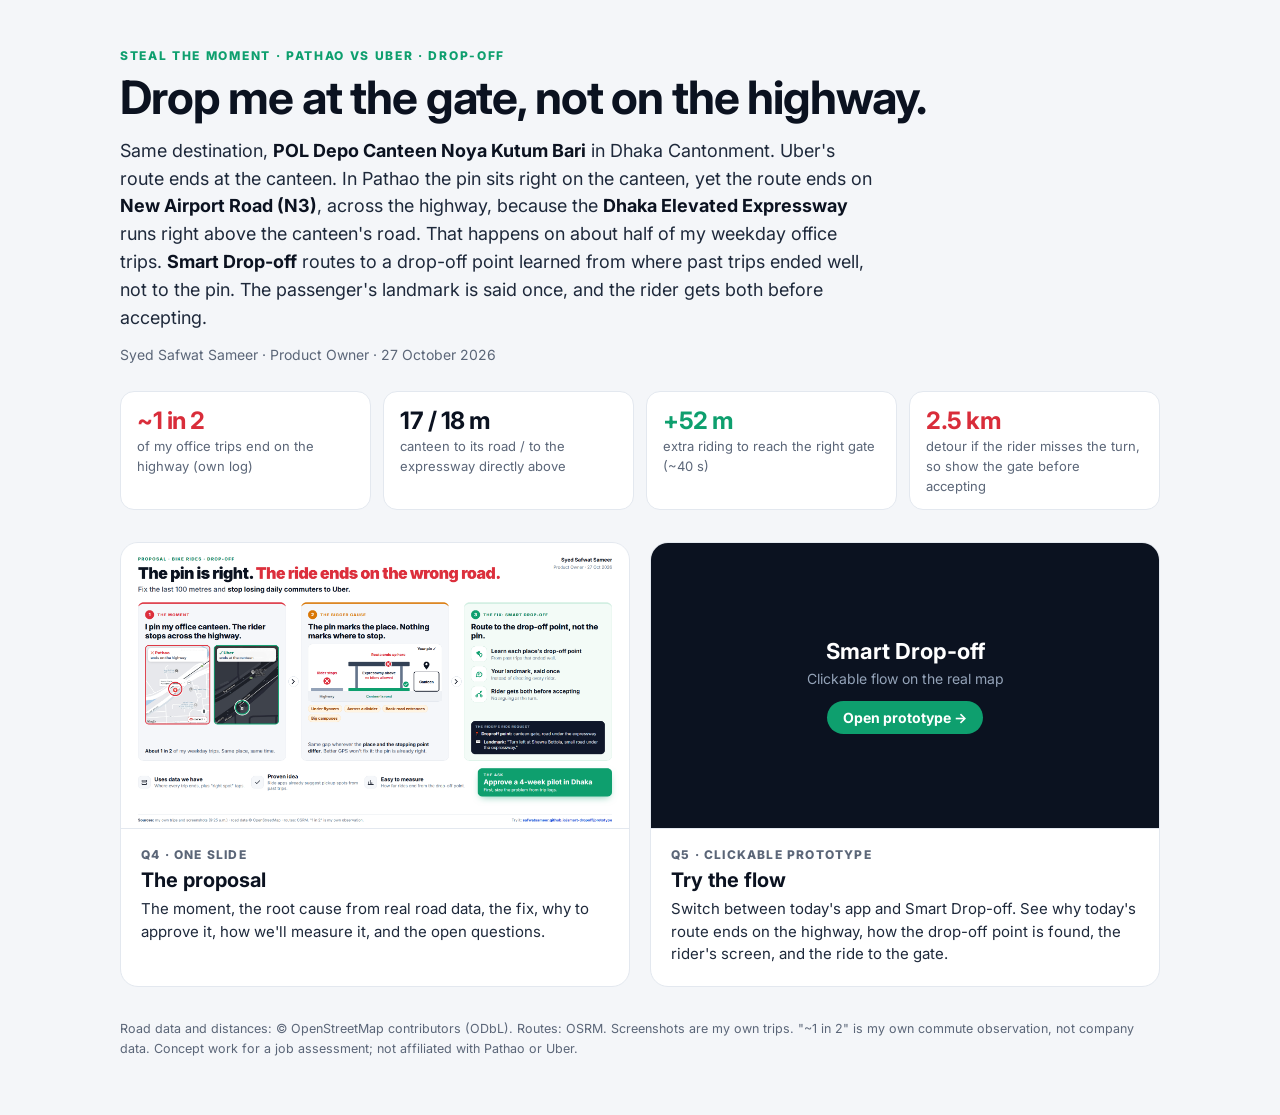
<file: index.html>
<!doctype html>
<html lang="en">
<head>
<meta charset="utf-8">
<meta name="viewport" content="width=device-width, initial-scale=1">
<title>Smart Drop-off</title>
<meta name="description" content="Steal the Moment: Pathao vs Uber drop-off at POL Depo Canteen Noya Kutum Bari, Dhaka. One-slide proposal and clickable prototype by Syed Safwat Sameer.">
<meta property="og:title" content="Smart Drop-off: drop me at the gate, not on the highway">
<meta property="og:description" content="One-slide proposal and clickable prototype by Syed Safwat Sameer.">
<meta property="og:image" content="https://SafwatSameer.github.io/smart-dropoff/slide/smart-dropoff-slide.png">
<link rel="preconnect" href="https://fonts.googleapis.com">
<link rel="preconnect" href="https://fonts.gstatic.com" crossorigin>
<link href="https://fonts.googleapis.com/css2?family=Inter:wght@400;500;600;700;800&display=swap" rel="stylesheet">
<style>
:root{--ink:#0b1220;--body:#1e293b;--muted:#5b6678;--line:#e3e8ef;--good:#0e9f6e;--bad:#d92d3a;--bg:#f4f6f9}
*{box-sizing:border-box}
body{margin:0;font-family:Inter,system-ui,"Segoe UI",Arial,sans-serif;color:var(--body);background:var(--bg)}
.wrap{max-width:1080px;margin:0 auto;padding:48px 20px 56px}
.kicker{font-size:12px;font-weight:800;letter-spacing:.14em;text-transform:uppercase;color:var(--good);margin:0}
h1{font-size:clamp(30px,5vw,46px);line-height:1.08;letter-spacing:-.025em;color:var(--ink);margin:10px 0 14px}
.lede{font-size:18px;line-height:1.55;max-width:760px;margin:0}
.lede b{color:var(--ink)}
.by{margin-top:14px;color:var(--muted);font-size:14px}
.grid{display:grid;grid-template-columns:1fr 1fr;gap:20px;margin-top:32px}
.card{display:flex;flex-direction:column;background:#fff;border:1px solid var(--line);border-radius:18px;overflow:hidden;text-decoration:none;color:inherit;transition:transform .15s,box-shadow .15s}
.card:hover{transform:translateY(-2px);box-shadow:0 14px 40px rgba(15,23,42,.12)}
.card:focus-visible{outline:3px solid #93c5fd;outline-offset:3px}
.thumb{aspect-ratio:16/9;background:#e2e8f0 center/cover no-repeat;border-bottom:1px solid var(--line)}
.thumb.proto{background:#0b1220;display:grid;place-items:center;color:#fff}
.thumb.proto div{text-align:center}
.thumb.proto b{display:block;font-size:22px}
.thumb.proto span{display:block;color:#94a3b8;font-size:14px;margin-top:6px}
.thumb.proto i{display:inline-block;margin-top:14px;font-style:normal;background:var(--good);border-radius:999px;padding:8px 16px;font-weight:700;font-size:14px}
.body{padding:18px 20px 20px}
.q{font-size:12px;font-weight:800;letter-spacing:.1em;text-transform:uppercase;color:var(--muted)}
.body h2{font-size:20px;color:var(--ink);margin:6px 0 6px}
.body p{margin:0;font-size:15px;line-height:1.5}
.facts{display:grid;grid-template-columns:repeat(4,1fr);gap:12px;margin-top:28px}
.fact{background:#fff;border:1px solid var(--line);border-radius:14px;padding:14px 16px}
.fact b{display:block;font-size:24px;color:var(--ink);letter-spacing:-.02em}
.fact.bad b{color:var(--bad)} .fact.good b{color:var(--good)}
.fact span{font-size:13px;color:var(--muted);line-height:1.4}
footer{margin-top:32px;font-size:12.5px;color:var(--muted);line-height:1.6}
@media (max-width:760px){.grid{grid-template-columns:1fr}.facts{grid-template-columns:1fr 1fr}.wrap{padding:32px 16px 40px}}
</style>
</head>
<body>
<main class="wrap">
  <p class="kicker">Steal the Moment · Pathao vs Uber · Drop-off</p>
  <h1>Drop me at the gate, not on the highway.</h1>
  <p class="lede">Same destination, <b>POL Depo Canteen Noya Kutum Bari</b> in Dhaka Cantonment. Uber's route ends at the canteen. In Pathao the pin sits right on the canteen, yet the route ends on <b>New Airport Road (N3)</b>, across the highway, because the <b>Dhaka Elevated Expressway</b> runs right above the canteen's road. That happens on about half of my weekday office trips. <b>Smart Drop-off</b> routes to a drop-off point learned from where past trips ended well, not to the pin. The passenger's landmark is said once, and the rider gets both before accepting.</p>
  <p class="by">Syed Safwat Sameer · Product Owner · 27 October 2026</p>

  <div class="facts">
    <div class="fact bad"><b>~1 in 2</b><span>of my office trips end on the highway (own log)</span></div>
    <div class="fact"><b>17 / 18 m</b><span>canteen to its road / to the expressway directly above</span></div>
    <div class="fact good"><b>+52 m</b><span>extra riding to reach the right gate (~40 s)</span></div>
    <div class="fact bad"><b>2.5 km</b><span>detour if the rider misses the turn, so show the gate before accepting</span></div>
  </div>

  <div class="grid">
    <a class="card" href="slide/">
      <div class="thumb" style="background-image:url(slide/smart-dropoff-slide.png)"></div>
      <div class="body"><div class="q">Q4 · One slide</div><h2>The proposal</h2><p>The moment, the root cause from real road data, the fix, why to approve it, how we'll measure it, and the open questions.</p></div>
    </a>
    <a class="card" href="prototype/">
      <div class="thumb proto"><div><b>Smart Drop-off</b><span>Clickable flow on the real map</span><i>Open prototype →</i></div></div>
      <div class="body"><div class="q">Q5 · Clickable prototype</div><h2>Try the flow</h2><p>Switch between today's app and Smart Drop-off. See why today's route ends on the highway, how the drop-off point is found, the rider's screen, and the ride to the gate.</p></div>
    </a>
  </div>

  <footer>Road data and distances: © OpenStreetMap contributors (ODbL). Routes: OSRM. Screenshots are my own trips. "~1 in 2" is my own commute observation, not company data. Concept work for a job assessment; not affiliated with Pathao or Uber.</footer>
</main>
</body>
</html>
</file>
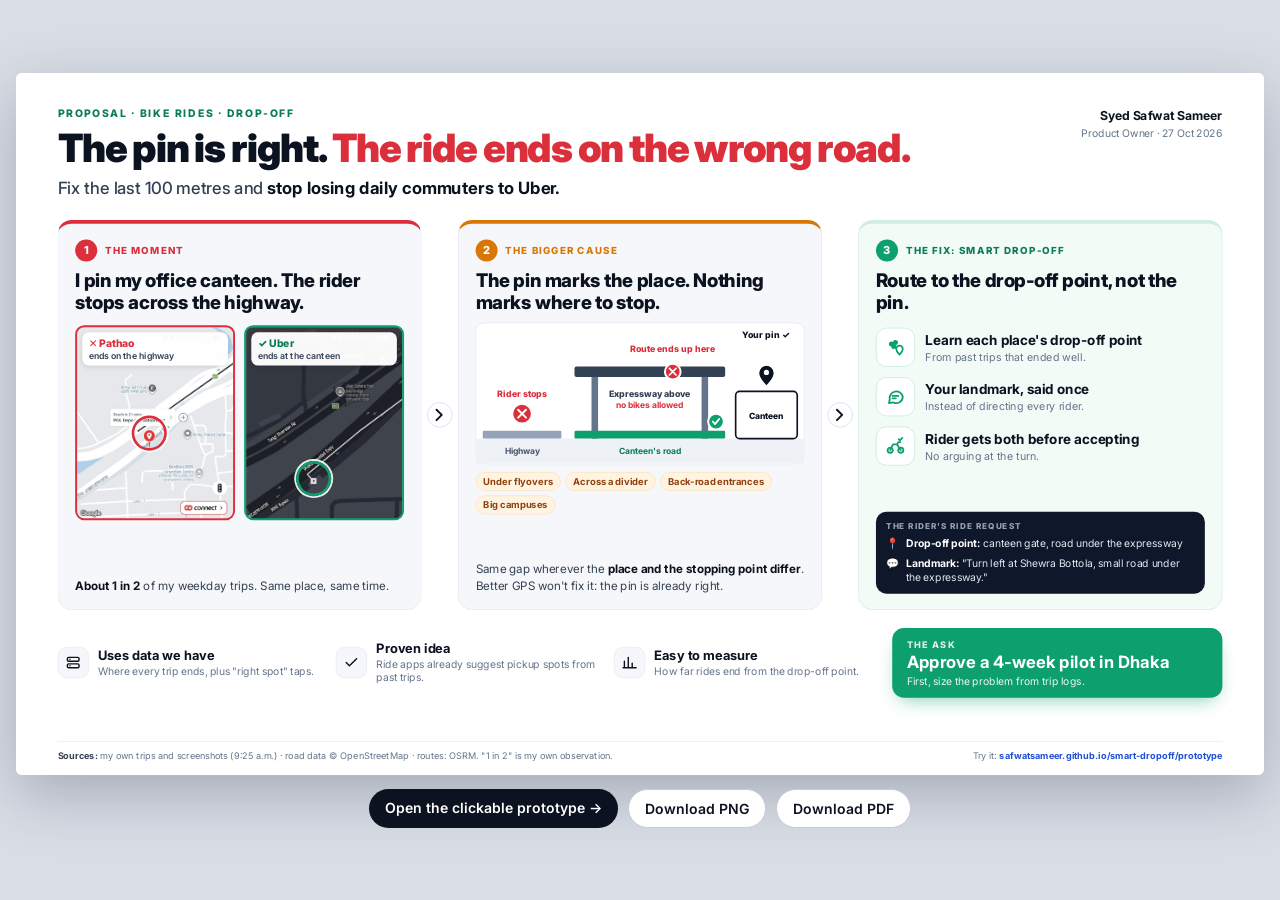
<file: slide/index.html>
<!doctype html>
<html lang="en">
<head>
<meta charset="utf-8">
<meta name="viewport" content="width=device-width, initial-scale=1">
<title>Smart Drop-off Proposal</title>
<meta name="description" content="One-slide proposal: the pin is right, the ride ends on the wrong road. Smart Drop-off by Syed Safwat Sameer.">
<link rel="preconnect" href="https://fonts.googleapis.com">
<link rel="preconnect" href="https://fonts.gstatic.com" crossorigin>
<link href="https://fonts.googleapis.com/css2?family=Inter:wght@400;500;600;700;800;900&display=swap" rel="stylesheet">
<style>
:root{
  --ink:#0b1220; --body:#334155; --muted:#64748b; --line:#e4e8ee; --soft:#f5f7fa;
  --bad:#dc2f3c; --bad-bg:#fdeeef; --good:#0e9f6e; --good-dk:#0a7d57; --good-bg:#e7f6ef; --amber:#d97706; --amber-bg:#fff4e2;
}
*{box-sizing:border-box;margin:0;padding:0}
html,body{background:#d9dee6;font-family:Inter,system-ui,"Segoe UI",Arial,sans-serif;color:var(--body)}
.viewer{min-height:100vh;display:flex;flex-direction:column;align-items:center;justify-content:center;padding:16px;gap:14px}
.frame{width:calc(1920px * var(--s,0.5));height:calc(1080px * var(--s,0.5));box-shadow:0 20px 60px rgba(15,23,42,.25);border-radius:6px;overflow:hidden;background:#fff}
.slide{width:1920px;height:1080px;transform:scale(var(--s,0.5));transform-origin:0 0;background:#fff;position:relative;padding:52px 64px 0}
.toolbar{display:flex;gap:10px;flex-wrap:wrap;justify-content:center}
.toolbar a{font:600 14px Inter,sans-serif;color:#fff;background:#0b1220;text-decoration:none;padding:10px 16px;border-radius:999px}
.toolbar a.alt{background:#fff;color:#0b1220;border:1px solid #c5ccd6}
@page{size:1920px 1080px;margin:0}
@media print{html,body{background:#fff}.viewer{padding:0;display:block;min-height:0}.frame{box-shadow:none;border-radius:0;width:1920px;height:1080px}.slide{transform:none}.toolbar{display:none}}
body.export{background:#fff}
body.export .viewer{padding:0;display:block;min-height:0}
body.export .frame{box-shadow:none;border-radius:0}
body.export .toolbar{display:none}

/* ---- header ---- */
.head{display:flex;justify-content:space-between;align-items:flex-start}
.kicker{font-size:16px;font-weight:800;letter-spacing:.16em;text-transform:uppercase;color:var(--good-dk)}
h1{font-size:60px;line-height:1.05;font-weight:900;color:var(--ink);letter-spacing:-.03em;margin-top:12px}
h1 .bad{color:var(--bad)}
.sub{font-size:26px;color:var(--body);margin-top:14px;font-weight:500}
.sub b{color:var(--ink)}
.by{text-align:right;font-size:16px;color:var(--muted);line-height:1.5}
.by b{display:block;font-size:19px;color:var(--ink)}

/* ---- story row ---- */
.story{display:grid;grid-template-columns:1fr 56px 1fr 56px 1fr;margin-top:34px;height:600px}
.card{border-radius:22px;padding:24px 26px;display:flex;flex-direction:column;position:relative;background:var(--soft);border:1px solid var(--line)}
.card.c1{border-top:6px solid var(--bad)}
.card.c2{border-top:6px solid var(--amber)}
.card.c3{border-top:6px solid var(--good);background:#f3fbf7;border-color:#cfeee0}
.step{display:flex;align-items:center;gap:12px;font-size:15px;font-weight:800;letter-spacing:.12em;text-transform:uppercase}
.step i{font-style:normal;width:34px;height:34px;border-radius:50%;display:grid;place-items:center;color:#fff;font-size:17px;letter-spacing:0}
.c1 .step{color:var(--bad)} .c1 .step i{background:var(--bad)}
.c2 .step{color:var(--amber)} .c2 .step i{background:var(--amber)}
.c3 .step{color:var(--good-dk)} .c3 .step i{background:var(--good)}
.card h2{font-size:29px;line-height:1.18;color:var(--ink);font-weight:800;letter-spacing:-.015em;margin-top:12px}
.card .note{font-size:18px;line-height:1.4;color:var(--body);margin-top:auto}
.card .note b{color:var(--ink)}
.arrow{display:grid;place-items:center}
.arrow svg{width:40px;height:40px}

/* card 1: evidence */
.shots{display:grid;grid-template-columns:1fr 1fr;gap:14px;margin-top:18px}
.shot{position:relative;height:300px;border-radius:14px;overflow:hidden;background:#e2e8f0 center top/cover no-repeat;border:3px solid var(--bad)}
.shot.ok{border-color:var(--good)}
.shot .lab{position:absolute;left:8px;right:8px;top:8px;background:rgba(255,255,255,.97);border-radius:10px;padding:7px 10px;font-size:16px;font-weight:800;color:var(--bad);box-shadow:0 2px 8px rgba(0,0,0,.12)}
.shot.ok .lab{color:var(--good-dk)}
.shot .lab span{display:block;font-weight:600;color:var(--body);font-size:13.5px;margin-top:1px}
.ring{position:absolute;width:54px;height:54px;border-radius:50%;border:4px solid var(--bad);box-shadow:0 0 0 3px rgba(255,255,255,.9)}
.shot.ok .ring{border-color:var(--good)}

/* card 2: diagram + places */
.diag{margin-top:14px;background:#fff;border:1px solid var(--line);border-radius:14px}
.places{display:flex;flex-wrap:wrap;gap:7px;margin-top:12px}
.places span{font-size:14.5px;font-weight:700;color:#92400e;background:var(--amber-bg);border:1px solid #fde1b5;border-radius:999px;padding:5px 11px}

/* card 3: fix */
.fix{list-style:none;display:grid;gap:16px;margin-top:22px}
.fix li{display:grid;grid-template-columns:60px 1fr;gap:16px;align-items:center}
.fix .ic{width:60px;height:60px;border-radius:16px;background:#fff;border:1.5px solid #bfe6d4;display:grid;place-items:center}
.fix b{display:block;font-size:21px;color:var(--ink);line-height:1.2}
.fix span{display:block;font-size:16.5px;color:var(--muted);margin-top:3px}
.rprev{margin-top:auto;background:#0f172a;border-radius:16px;padding:14px 16px;color:#e2e8f0}
.rprev .t{font-size:12.5px;font-weight:800;letter-spacing:.12em;text-transform:uppercase;color:#94a3b8}
.rprev .r{display:flex;gap:10px;align-items:flex-start;margin-top:9px;font-size:16px;line-height:1.35}
.rprev .r b{color:#fff}
.rprev .r i{font-style:normal;flex:none}

/* ---- bottom ---- */
.bottom{display:grid;grid-template-columns:1fr 1fr 1fr 1.25fr;gap:22px;margin-top:28px;align-items:stretch}
.why{display:grid;grid-template-columns:48px 1fr;gap:14px;align-items:center;padding:4px 0}
.why .ic{width:48px;height:48px;border-radius:14px;background:var(--soft);border:1px solid var(--line);display:grid;place-items:center}
.why b{display:block;font-size:20px;color:var(--ink)}
.why span{display:block;font-size:16px;color:var(--muted);margin-top:2px;line-height:1.35}
.ask{background:var(--good);color:#fff;border-radius:18px;padding:16px 22px;display:flex;flex-direction:column;justify-content:center;box-shadow:0 12px 30px -12px rgba(14,159,110,.6)}
.ask small{font-size:14px;font-weight:800;letter-spacing:.14em;text-transform:uppercase;opacity:.85}
.ask b{font-size:26px;line-height:1.15;margin-top:4px}
.ask span{font-size:16px;opacity:.92;margin-top:4px}
.foot{position:absolute;left:64px;right:64px;bottom:22px;display:flex;justify-content:space-between;gap:24px;font-size:14px;color:var(--muted);border-top:1px solid var(--line);padding-top:12px}
.foot b{color:var(--body)}
.foot a{color:#1d4ed8;font-weight:700;text-decoration:none}
</style>
</head>
<body>
<div class="viewer">
<div class="frame">
<div class="slide" id="slide">

  <div class="head">
    <div>
      <div class="kicker">Proposal · Bike rides · Drop-off</div>
      <h1>The pin is right. <span class="bad">The ride ends on the wrong road.</span></h1>
      <p class="sub">Fix the last 100 metres and <b>stop losing daily commuters to Uber.</b></p>
    </div>
    <div class="by"><b>Syed Safwat Sameer</b>Product Owner · 27 Oct 2026</div>
  </div>

  <div class="story">
    <!-- 1 -->
    <section class="card c1">
      <div class="step"><i>1</i>The moment</div>
      <h2>I pin my office canteen. The rider stops across the highway.</h2>
      <div class="shots">
        <div class="shot" style="background-image:url(../assets/pathao-today.jpg)">
          <span class="ring" style="left:calc(46.25% - 27px);top:136px"></span>
          <div class="lab">✕ Pathao <span>ends on the highway</span></div>
        </div>
        <div class="shot ok" style="background-image:url(../assets/uber-today.jpg)">
          <span class="ring" style="left:calc(43.2% - 27px);top:206px"></span>
          <div class="lab">✓ Uber <span>ends at the canteen</span></div>
        </div>
      </div>
      <p class="note"><b>About 1 in 2</b> of my weekday trips. Same place, same time.</p>
    </section>

    <div class="arrow" aria-hidden="true"><svg viewBox="0 0 40 40"><circle cx="20" cy="20" r="19" fill="#fff" stroke="#cbd5e1"/><path d="M15 12l8 8-8 8" fill="none" stroke="#0b1220" stroke-width="3" stroke-linecap="round" stroke-linejoin="round"/></svg></div>

    <!-- 2 -->
    <section class="card c2">
      <div class="step"><i>2</i>The bigger cause</div>
      <h2>The pin marks the place. Nothing marks where to stop.</h2>
      <div class="diag">
        <svg viewBox="0 0 500 214" style="display:block" width="100%" role="img" aria-label="Side view: highway on the left where the rider stops; elevated expressway deck above the canteen's road; canteen on the right with the passenger's pin.">
          <!-- ground -->
          <rect x="0" y="176" width="500" height="38" fill="#eef1f5"/>
          <!-- highway -->
          <rect x="10" y="164" width="120" height="12" rx="2" fill="#94a3b8"/>
          <text x="70" y="200" text-anchor="middle" font-size="13" font-weight="700" fill="#475569">Highway</text>
          <g transform="translate(70,138)"><circle r="15" fill="#dc2f3c" stroke="#fff" stroke-width="3"/><path d="M-6 -6L6 6M6 -6L-6 6" stroke="#fff" stroke-width="3" stroke-linecap="round"/></g>
          <text x="70" y="112" text-anchor="middle" font-size="13.5" font-weight="800" fill="#dc2f3c">Rider stops</text>
          <!-- expressway deck on pillars -->
          <rect x="150" y="66" width="230" height="16" rx="3" fill="#334155"/>
          <rect x="176" y="82" width="10" height="94" fill="#64748b"/><rect x="344" y="82" width="10" height="94" fill="#64748b"/>
          <text x="265" y="112" text-anchor="middle" font-size="13.5" font-weight="800" fill="#334155">Expressway above</text><text x="265" y="130" text-anchor="middle" font-size="13" font-weight="700" fill="#dc2f3c">no bikes allowed</text>
          <g transform="translate(300,74)"><circle r="12" fill="#dc2f3c" stroke="#fff" stroke-width="3"/><path d="M-5 -5L5 5M5 -5L-5 5" stroke="#fff" stroke-width="2.6" stroke-linecap="round"/></g>
          <text x="300" y="44" text-anchor="middle" font-size="13.5" font-weight="800" fill="#dc2f3c">Route ends up here</text>
          <!-- canteen road -->
          <rect x="150" y="164" width="230" height="12" rx="2" fill="#0e9f6e"/>
          <text x="265" y="200" text-anchor="middle" font-size="13" font-weight="700" fill="#0a7d57">Canteen's road</text>
          <g transform="translate(366,150)"><circle r="12" fill="#0e9f6e" stroke="#fff" stroke-width="3"/><path d="M-5 0L-1.5 4L5 -4" stroke="#fff" stroke-width="2.6" fill="none" stroke-linecap="round" stroke-linejoin="round"/></g>
          <!-- canteen -->
          <rect x="396" y="104" width="94" height="72" rx="6" fill="#fff" stroke="#0b1220" stroke-width="2.5"/>
          <text x="443" y="146" text-anchor="middle" font-size="13" font-weight="800" fill="#0b1220">Canteen</text>
          <path d="M443 96c0 0-12-12-12-20a12 12 0 0124 0c0 8-12 20-12 20z" fill="#0b1220" stroke="#fff" stroke-width="2"/>
          <circle cx="443" cy="75" r="4" fill="#fff"/>
          <text x="443" y="22" text-anchor="middle" font-size="13.5" font-weight="800" fill="#0b1220">Your pin ✓</text>
        </svg>
      </div>
      <div class="places"><span>Under flyovers</span><span>Across a divider</span><span>Back-road entrances</span><span>Big campuses</span></div>
      <p class="note">Same gap wherever the <b>place and the stopping point differ</b>. Better GPS won't fix it: the pin is already right.</p>
    </section>

    <div class="arrow" aria-hidden="true"><svg viewBox="0 0 40 40"><circle cx="20" cy="20" r="19" fill="#fff" stroke="#cbd5e1"/><path d="M15 12l8 8-8 8" fill="none" stroke="#0b1220" stroke-width="3" stroke-linecap="round" stroke-linejoin="round"/></svg></div>

    <!-- 3 -->
    <section class="card c3">
      <div class="step"><i>3</i>The fix: Smart Drop-off</div>
      <h2>Route to the drop-off point, not the pin.</h2>
      <ul class="fix">
        <li><div class="ic"><svg width="30" height="30" viewBox="0 0 24 24" fill="none" stroke="#0e9f6e" stroke-width="2.2" stroke-linecap="round" stroke-linejoin="round"><circle cx="7" cy="8" r="2" fill="#0e9f6e"/><circle cx="12" cy="6" r="2" fill="#0e9f6e"/><circle cx="10" cy="11" r="2" fill="#0e9f6e"/><path d="M17 21s4-3.6 4-7a4 4 0 10-8 0c0 3.4 4 7 4 7z"/></svg></div>
          <div><b>Learn each place's drop-off point</b><span>From past trips that ended well.</span></div></li>
        <li><div class="ic"><svg width="30" height="30" viewBox="0 0 24 24" fill="none" stroke="#0e9f6e" stroke-width="2.2" stroke-linecap="round" stroke-linejoin="round"><path d="M21 12a8 8 0 01-11.6 7.1L4 20l1-4.6A8 8 0 1121 12z"/><path d="M8.5 11h7M8.5 14h4"/></svg></div>
          <div><b>Your landmark, said once</b><span>Instead of directing every rider.</span></div></li>
        <li><div class="ic"><svg width="30" height="30" viewBox="0 0 24 24" fill="none" stroke="#0e9f6e" stroke-width="2.2" stroke-linecap="round" stroke-linejoin="round"><circle cx="5.5" cy="17" r="3.2"/><circle cx="18.5" cy="17" r="3.2"/><path d="M5.5 17L9 10h5l4.5 7M14 10l1.5-3H18"/><path d="M16 3.5l1.5 1.5 3-3"/></svg></div>
          <div><b>Rider gets both before accepting</b><span>No arguing at the turn.</span></div></li>
      </ul>
      <div class="rprev">
        <div class="t">The rider's ride request</div>
        <div class="r"><i>📍</i><span><b>Drop-off point:</b> canteen gate, road under the expressway</span></div>
        <div class="r"><i>💬</i><span><b>Landmark:</b> "Turn left at Shewra Bottola, small road under the expressway."</span></div>
      </div>
    </section>
  </div>

  <div class="bottom">
    <div class="why"><div class="ic"><svg width="24" height="24" viewBox="0 0 24 24" fill="none" stroke="#0b1220" stroke-width="2.2" stroke-linecap="round"><rect x="3" y="4" width="18" height="6" rx="2"/><rect x="3" y="14" width="18" height="6" rx="2"/><path d="M7 7h.01M7 17h.01"/></svg></div>
      <div><b>Uses data we have</b><span>Where every trip ends, plus "right spot" taps.</span></div></div>
    <div class="why"><div class="ic"><svg width="24" height="24" viewBox="0 0 24 24" fill="none" stroke="#0b1220" stroke-width="2.2" stroke-linecap="round" stroke-linejoin="round"><path d="M20 6L9 17l-5-5"/></svg></div>
      <div><b>Proven idea</b><span>Ride apps already suggest pickup spots from past trips.</span></div></div>
    <div class="why"><div class="ic"><svg width="24" height="24" viewBox="0 0 24 24" fill="none" stroke="#0b1220" stroke-width="2.2" stroke-linecap="round"><path d="M4 20V10M10 20V4M16 20v-7M22 20H2"/></svg></div>
      <div><b>Easy to measure</b><span>How far rides end from the drop-off point.</span></div></div>
    <div class="ask"><small>The ask</small><b>Approve a 4-week pilot in Dhaka</b><span>First, size the problem from trip logs.</span></div>
  </div>

  <div class="foot">
    <span><b>Sources:</b> my own trips and screenshots (9:25 a.m.) · road data © OpenStreetMap · routes: OSRM. "1 in 2" is my own observation.</span>
    <span>Try it: <a href="https://safwatsameer.github.io/smart-dropoff/prototype/">safwatsameer.github.io/smart-dropoff/prototype</a></span>
  </div>
</div>
</div>
<div class="toolbar">
  <a href="../prototype/">Open the clickable prototype →</a>
  <a class="alt" href="smart-dropoff-slide.png" download>Download PNG</a>
  <a class="alt" href="smart-dropoff-slide.pdf" download>Download PDF</a>
</div>
</div>
<script>
(function(){
  var exp = /[?&]export=1/.test(location.search);
  if (exp) { document.body.classList.add('export'); document.documentElement.style.setProperty('--s', 1); return; }
  function fit(){
    var w = window.innerWidth - 32, h = window.innerHeight - 90;
    var s = Math.min(w/1920, h/1080);
    if (window.innerWidth < 700) s = w/1920;
    document.documentElement.style.setProperty('--s', Math.max(0.15, s));
  }
  fit(); window.addEventListener('resize', fit);
})();
</script>
</body>
</html>
</file>
